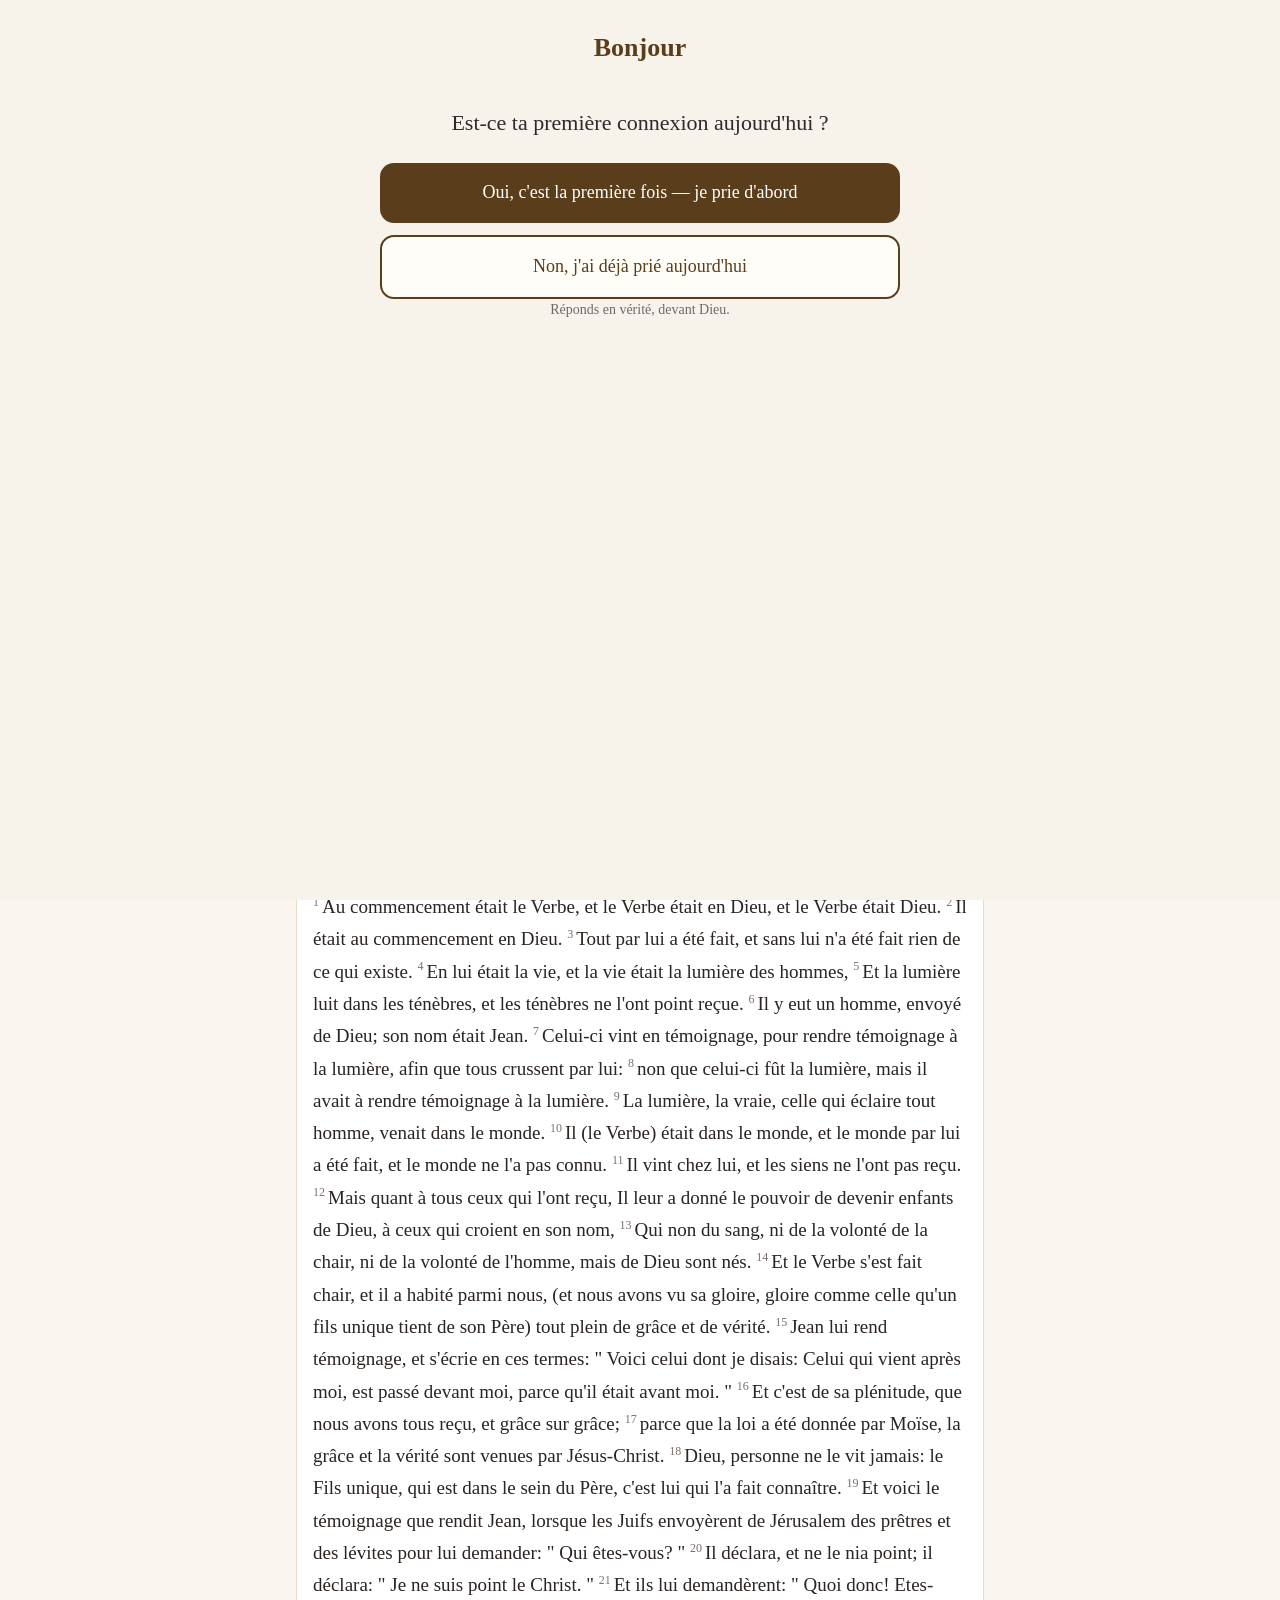
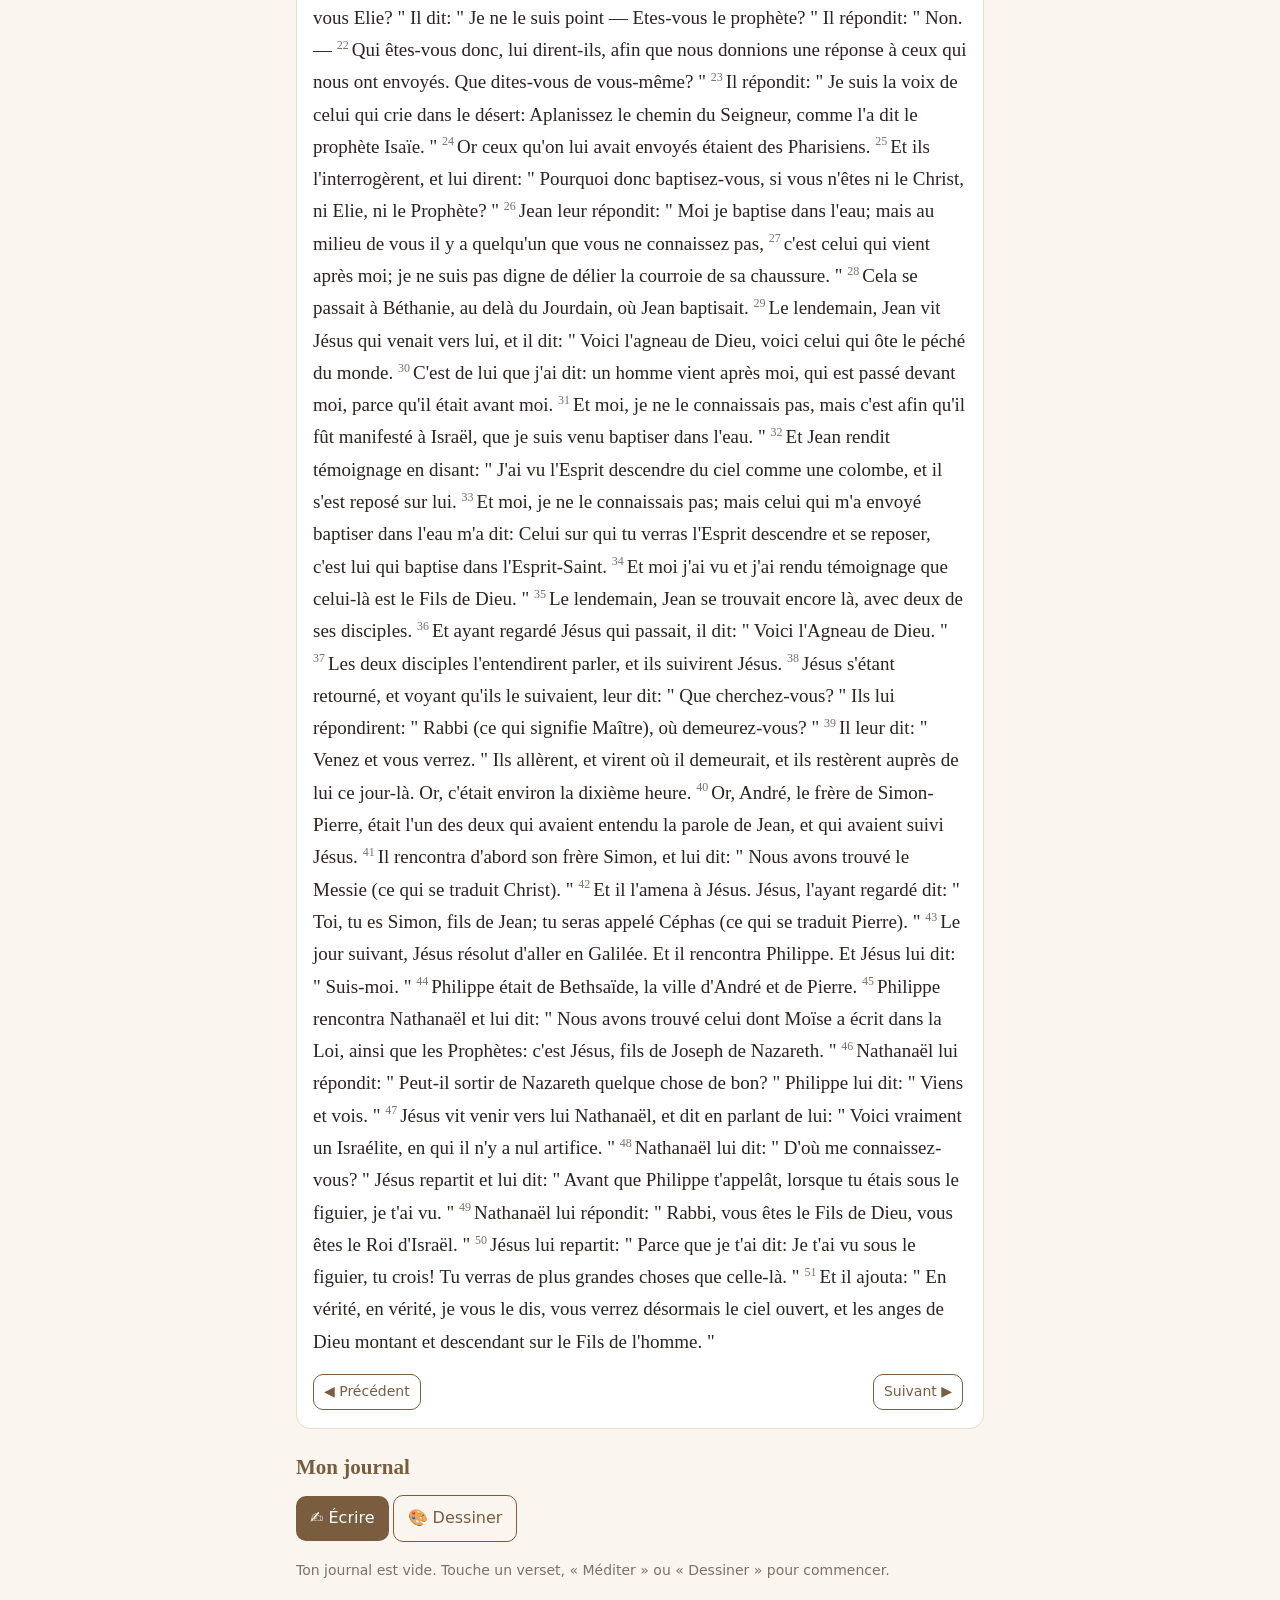
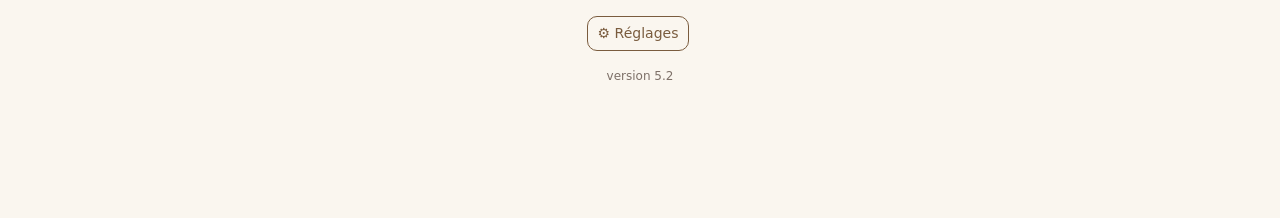
<file: index.html>
<!DOCTYPE html>
<html lang="fr">
<head>
<meta charset="utf-8">
<script>
window.onerror = function (msg, src, ligne, col) {
  var b = document.createElement("div");
  b.style.cssText = "position:fixed;top:0;left:0;right:0;z-index:9999;background:#b00020;color:#fff;padding:12px;font:14px sans-serif";
  b.textContent = "Erreur ligne " + ligne + " (col. " + col + ") : " + msg + "  (touche pour fermer)";
  b.onclick = function () { b.remove(); };
  (document.body || document.documentElement).appendChild(b);
};
window.addEventListener("unhandledrejection", function (e) {
  window.onerror("Erreur : " + (e.reason && e.reason.message ? e.reason.message : e.reason), "", 0, 0);
});
</script>
<meta name="viewport" content="width=device-width, initial-scale=1, viewport-fit=cover">
<meta name="theme-color" content="#7a5c3e">
<meta name="apple-mobile-web-app-capable" content="yes">
<title>Bible journal</title>
<style>
:root{--fond:#faf6ef;--carte:#fff;--texte:#2b2420;--doux:#7d7068;--accent:#7a5c3e;--accent2:#c08d5e;--bord:#e6dccf;--danger:#b3261e}
@media (prefers-color-scheme:dark){:root{--fond:#1c1916;--carte:#27221e;--texte:#eee6dc;--doux:#a89c90;--accent:#d2a679;--accent2:#e0b48a;--bord:#3a332c}}
*{box-sizing:border-box}
body{margin:0;background:var(--fond);color:var(--texte);font:17px/1.55 -apple-system,system-ui,sans-serif;padding-bottom:90px}
.entete{position:sticky;top:0;z-index:10;display:flex;align-items:center;justify-content:space-between;padding:10px 16px;padding-top:max(10px,env(safe-area-inset-top));background:var(--fond);border-bottom:1px solid var(--bord)}
.entete h1{font-size:19px;margin:0;font-family:Georgia,serif;color:var(--accent)}
.sos{background:var(--danger);color:#fff;border:0;border-radius:20px;padding:8px 16px;font-weight:700;font-size:16px}
main{max-width:720px;margin:0 auto;padding:12px 16px}
.onglets{position:fixed;bottom:0;left:0;right:0;display:flex;background:var(--carte);border-top:1px solid var(--bord);padding-bottom:env(safe-area-inset-bottom);z-index:10}
.onglets button{flex:1;background:none;border:0;padding:8px 0 10px;color:var(--doux);font-size:13px;display:flex;flex-direction:column;align-items:center;gap:2px}
.onglets button span{font-size:22px}
.onglets button.actif{color:var(--accent);font-weight:700}
.carte{background:var(--carte);border:1px solid var(--bord);border-radius:14px;padding:14px 16px;margin:12px 0}
h2{font-family:Georgia,serif;font-size:21px;margin:22px 0 8px;color:var(--accent)}
h3{font-size:17px;margin:12px 0 6px}
.doux{color:var(--doux);font-size:14px}
button{font:inherit;cursor:pointer}
.btn{display:inline-block;text-decoration:none;background:var(--accent);color:#fff;border:0;border-radius:10px;padding:10px 14px;margin:4px 4px 4px 0;font-size:16px}
.btn.secondaire{background:transparent;color:var(--accent);border:1px solid var(--accent)}
.btn.danger{background:var(--danger)}
.btn.petit{padding:6px 10px;font-size:14px}
.rangee{display:flex;flex-wrap:wrap;gap:6px;align-items:center}
input,select,textarea{font:inherit;width:100%;padding:10px;border:1px solid var(--bord);border-radius:10px;background:var(--fond);color:var(--texte);margin:4px 0}
select{width:auto;max-width:100%}
textarea{min-height:80px}
label{display:flex;align-items:center}
.puce{border:1px solid var(--bord);background:var(--fond);color:var(--texte);border-radius:20px;padding:6px 12px;font-size:15px}
.puce.choisie{background:var(--accent);color:#fff;border-color:var(--accent)}
.texte-bible{font-family:Georgia,serif;font-size:19px;line-height:1.7}
.lecture-texte{font-family:Georgia,serif}
.verset{border-radius:4px}
.verset sup{color:var(--doux);font-size:12px;margin-right:3px}
.verset.choisi{outline:2px dashed var(--accent)}
.c-jaune{background:#fff2a8}.c-vert{background:#cdeccf}.c-bleu{background:#cfe3f7}.c-rose{background:#f8d3e0}
@media (prefers-color-scheme:dark){.c-jaune{background:#5c5320}.c-vert{background:#2c4d2e}.c-bleu{background:#23405c}.c-rose{background:#5a2c3c}}
.pastille{width:34px;height:34px;border-radius:50%;border:1px solid var(--bord)}
.modale{position:fixed;inset:0;background:rgba(0,0,0,.55);z-index:50;overflow-y:auto;padding:20px 12px}
.boite{background:var(--carte);max-width:600px;margin:0 auto 40px;border-radius:16px;padding:18px;position:relative}
.fermer{position:absolute;top:10px;right:10px}
.grand{font-size:44px;font-weight:700;text-align:center;font-variant-numeric:tabular-nums}
.souffle{width:140px;height:140px;margin:16px auto;border-radius:50%;background:var(--accent2);opacity:.8;transform:scale(.5);transition:transform 4s ease-in-out}
.souffle.inspire{transform:scale(1)}
.barre{height:10px;background:var(--bord);border-radius:5px;overflow:hidden;margin:2px 0 8px}
.barre i{display:block;height:100%;background:var(--accent2)}
.centre{text-align:center}
.couvre-feu{position:fixed;inset:0;z-index:40;background:#14110f;color:#eee;display:flex;flex-direction:column;align-items:center;justify-content:center;padding:30px;text-align:center}
.pied{text-align:center;color:var(--doux);font-size:12px;margin:30px 0}
.perles{display:flex;justify-content:center;gap:6px;flex-wrap:wrap;margin:10px 0}
.perles i{width:18px;height:18px;border-radius:50%;border:2px solid var(--accent)}
.perles i.faite{background:var(--accent)}
.toast{position:fixed;left:50%;bottom:90px;transform:translateX(-50%);background:#333;color:#fff;padding:10px 16px;border-radius:20px;z-index:60;font-size:15px}
details summary{font-weight:600;cursor:pointer}
ul{padding-left:20px}
[hidden]{display:none!important}
</style>
</head>
<body>
<div id="couvre-feu" hidden></div>
<header class="entete">
  <h1>Bible journal</h1>
  <button id="btn-sos" class="sos" type="button">&#x1F198; SOS</button>
</header>
<main>
  <section id="vue-parole"></section>
  <section id="vue-fil" hidden></section>
  <section id="vue-liberte" hidden></section>
  <section id="vue-rituels" hidden></section>
  <div class="pied">
    <button id="btn-reglages" class="btn secondaire petit" type="button">&#x2699;&#xFE0F; R&eacute;glages</button>
    <p>version 5.2</p>
  </div>
</main>
<nav class="onglets">
  <button id="nav-parole" type="button"><span>&#x1F4D6;</span>Parole</button>
  <button id="nav-fil" type="button"><span>&#x1F343;</span>Fil</button>
  <button id="nav-liberte" type="button"><span>&#x1F54A;&#xFE0F;</span>Libert&eacute;</button>
  <button id="nav-rituels" type="button"><span>&#x1F56F;&#xFE0F;</span>Rituels</button>
</nav>
<div id="modale" class="modale" hidden></div>
<script>
"use strict";

/* ---------- Outils ---------- */
const $ = id => document.getElementById(id);
function el(tag, props, ...enfants) {
  const e = document.createElement(tag);
  if (props) {
    for (const k in props) {
      const v = props[k];
      if (v == null) continue;
      if (k === "style") e.style.cssText = v;
      else if (k.startsWith("on")) e.addEventListener(k.slice(2), v);
      else if (k in e) e[k] = v;
      else e.setAttribute(k, v);
    }
  }
  for (const c of enfants.flat(Infinity)) {
    if (c == null || c === false) continue;
    e.append(c instanceof Node ? c : String(c));
  }
  return e;
}
function bouton(texte, action, classes) {
  return el("button", { type: "button", className: "btn " + (classes || ""), onclick: action }, texte);
}
function puce(texte, choisie, action) {
  const b = el("button", { type: "button", className: "puce" + (choisie ? " choisie" : "") }, texte);
  b.onclick = () => { b.classList.toggle("choisie"); if (action) action(b.classList.contains("choisie")); };
  return b;
}
function groupePuces(options, choisies) {
  return el("div", { className: "rangee" }, options.map(o => puce(o, choisies.has(o), on => { if (on) choisies.add(o); else choisies.delete(o); })));
}
function liste(x) { return Array.isArray(x) ? x : (x == null || x === "" ? [] : [x]); }
function toast(msg) {
  const t = el("div", { className: "toast" }, msg);
  document.body.append(t);
  setTimeout(() => t.remove(), 2600);
}
async function copier(txt) {
  try { await navigator.clipboard.writeText(txt); toast("Copi\u00e9 \u2714"); }
  catch (e) { prompt("Copie ce texte :", txt); }
}
async function partager(titre, txt) {
  if (navigator.share) {
    try { await navigator.share({ title: titre, text: txt }); return; }
    catch (e) { if (e && e.name === "AbortError") return; }
  }
  copier(txt);
}
async function hacher(txt) {
  const b = await crypto.subtle.digest("SHA-256", new TextEncoder().encode(String(txt)));
  return Array.from(new Uint8Array(b)).map(x => x.toString(16).padStart(2, "0")).join("");
}
function nettoyerHTML(html) {
  const doc = new DOMParser().parseFromString("<div>" + (html || "") + "</div>", "text/html");
  const sortie = document.createDocumentFragment();
  const OK = ["P", "BR", "EM", "I", "STRONG", "B", "SUP"];
  function copie(n, parent) {
    for (const c of Array.from(n.childNodes)) {
      if (c.nodeType === 3) parent.append(c.textContent);
      else if (c.nodeType === 1) {
        if (OK.includes(c.tagName)) { const e = document.createElement(c.tagName.toLowerCase()); copie(c, e); parent.append(e); }
        else copie(c, parent);
      }
    }
  }
  if (doc.body.firstChild) copie(doc.body.firstChild, sortie);
  return sortie;
}

/* ---------- Dates ---------- */
const JOURS = ["dimanche", "lundi", "mardi", "mercredi", "jeudi", "vendredi", "samedi"];
const MOIS = ["janvier", "f\u00e9vrier", "mars", "avril", "mai", "juin", "juillet", "ao\u00fbt", "septembre", "octobre", "novembre", "d\u00e9cembre"];
function iso(d) {
  d = d || new Date();
  return d.getFullYear() + "-" + String(d.getMonth() + 1).padStart(2, "0") + "-" + String(d.getDate()).padStart(2, "0");
}
function decaler(jour, n) { const [a, m, j] = jour.split("-").map(Number); return iso(new Date(a, m - 1, j + n)); }
function dateLongue(jour) {
  const [a, m, j] = jour.split("-").map(Number);
  const s = JOURS[new Date(a, m - 1, j).getDay()] + " " + j + " " + MOIS[m - 1] + " " + a;
  return s.charAt(0).toUpperCase() + s.slice(1);
}
function joursEntre(debut, fin) { return Math.max(0, Math.floor((fin - debut) / 86400000)); }

/* ---------- Preferences ---------- */
const prefs = { zone: "france", couvreFeu: true, taille: 19 };
try { Object.assign(prefs, JSON.parse(localStorage.getItem("bj-prefs") || "{}")); } catch (e) {}
function sauverPrefs() { try { localStorage.setItem("bj-prefs", JSON.stringify(prefs)); } catch (e) {} }

/* ---------- IndexedDB ---------- */
const NOM_BASE = "bible-journal-52";
let promesseBase = null;
function base() {
  if (!promesseBase) promesseBase = new Promise((ok, ko) => {
    const r = indexedDB.open(NOM_BASE, 1);
    r.onupgradeneeded = () => { if (!r.result.objectStoreNames.contains("kv")) r.result.createObjectStore("kv"); };
    r.onsuccess = () => ok(r.result);
    r.onerror = () => ko(r.error);
  });
  return promesseBase;
}
async function lire(cle) {
  const db = await base();
  return new Promise((ok, ko) => { const r = db.transaction("kv").objectStore("kv").get(cle); r.onsuccess = () => ok(r.result); r.onerror = () => ko(r.error); });
}
async function ecrire(cle, val) {
  const db = await base();
  return new Promise((ok, ko) => { const t = db.transaction("kv", "readwrite"); t.objectStore("kv").put(val, cle); t.oncomplete = () => ok(); t.onerror = () => ko(t.error); });
}
async function chercherAncienJournal() {
  if (!indexedDB.databases) return null;
  let bases = [];
  try { bases = await indexedDB.databases(); } catch (e) { return null; }
  for (const info of bases) {
    if (!info.name || info.name === NOM_BASE) continue;
    try {
      const db = await new Promise((ok, ko) => { const r = indexedDB.open(info.name); r.onsuccess = () => ok(r.result); r.onerror = () => ko(r.error); });
      for (const store of Array.from(db.objectStoreNames)) {
        const val = await new Promise(ok => {
          try { const r = db.transaction(store).objectStore(store).get("journal"); r.onsuccess = () => ok(r.result); r.onerror = () => ok(null); }
          catch (e) { ok(null); }
        });
        if (val && typeof val === "object" && (val.entrees || val.surlignages || val.combat)) { db.close(); return val; }
      }
      db.close();
    } catch (e) {}
  }
  return null;
}

/* ---------- Etat ---------- */
function etatVide() {
  return {
    surlignages: {}, entrees: [],
    combat: { debut: Date.now(), record: 0, chutes: [], tentations: [] },
    rituels: {},
    reglages: { lettre: "", contacts: [{ nom: "", tel: "" }, { nom: "", tel: "" }], pin: "" }
  };
}
function completer(e) {
  const v = etatVide();
  if (!e || typeof e !== "object") return v;
  if (!e.surlignages || typeof e.surlignages !== "object" || Array.isArray(e.surlignages)) e.surlignages = {};
  e.entrees = liste(e.entrees).filter(x => x && typeof x === "object");
  if (!e.combat || typeof e.combat !== "object") e.combat = v.combat;
  const d = new Date(e.combat.debut).getTime();
  e.combat.debut = isNaN(d) ? Date.now() : d;
  e.combat.record = Number(e.combat.record) || 0;
  e.combat.chutes = liste(e.combat.chutes).map(c => c && typeof c === "object" ? c : { quand: new Date(c).getTime() || 0 });
  e.combat.tentations = liste(e.combat.tentations || e.combat.notes).filter(x => x && typeof x === "object");
  for (const t of e.combat.tentations) { const q = new Date(t.quand || t.date || 0).getTime(); t.quand = isNaN(q) ? 0 : q; }
  if (!e.rituels || typeof e.rituels !== "object") e.rituels = {};
  if (!e.reglages || typeof e.reglages !== "object") e.reglages = v.reglages;
  const R = e.reglages;
  if (!R.pin && R.pinHash) R.pin = R.pinHash;
  R.pin = typeof R.pin === "string" ? R.pin : "";
  R.lettre = typeof R.lettre === "string" ? R.lettre : "";
  R.contacts = liste(R.contacts).map(c => c && typeof c === "object"
    ? { nom: String(c.nom || c.name || ""), tel: String(c.tel || c.telephone || c.numero || "") }
    : { nom: "", tel: String(c || "") });
  while (R.contacts.length < 2) R.contacts.push({ nom: "", tel: "" });
  return e;
}
let etat = etatVide();
let minuteurSauvegarde = null;
function sauver() {
  clearTimeout(minuteurSauvegarde);
  minuteurSauvegarde = setTimeout(() => { ecrire("journal", etat).catch(e => toast("Sauvegarde impossible : " + e.message)); }, 300);
}

/* ---------- Prieres ---------- */
const NOTRE_PERE = "Notre P\u00e8re, qui es aux cieux, que ton nom soit sanctifi\u00e9, que ton r\u00e8gne vienne, que ta volont\u00e9 soit faite sur la terre comme au ciel. Donne-nous aujourd'hui notre pain de ce jour. Pardonne-nous nos offenses, comme nous pardonnons aussi \u00e0 ceux qui nous ont offens\u00e9s. Et ne nous laisse pas entrer en tentation, mais d\u00e9livre-nous du Mal. Amen.";
const AVE = "Je vous salue, Marie, pleine de gr\u00e2ce ; le Seigneur est avec vous. Vous \u00eates b\u00e9nie entre toutes les femmes, et J\u00e9sus, le fruit de vos entrailles, est b\u00e9ni. Sainte Marie, M\u00e8re de Dieu, priez pour nous, pauvres p\u00e9cheurs, maintenant et \u00e0 l'heure de notre mort. Amen.";
const GLOIRE = "Gloire au P\u00e8re, et au Fils, et au Saint-Esprit, comme il \u00e9tait au commencement, maintenant et toujours, et dans les si\u00e8cles des si\u00e8cles. Amen.";
const SAINT_MICHEL = "Saint Michel Archange, d\u00e9fendez-nous dans le combat ; soyez notre secours contre la malice et les emb\u00fbches du d\u00e9mon. Que Dieu lui commande, nous vous en supplions ; et vous, Prince de la milice c\u00e9leste, par la force divine, repoussez en enfer Satan et les autres esprits mauvais qui r\u00f4dent dans le monde pour la perte des \u00e2mes. Amen.";
const ACTE_CONTRITION = "Mon Dieu, j'ai un tr\u00e8s grand regret de vous avoir offens\u00e9, parce que vous \u00eates infiniment bon, infiniment aimable, et que le p\u00e9ch\u00e9 vous d\u00e9pla\u00eet. Je prends la ferme r\u00e9solution, avec le secours de votre sainte gr\u00e2ce, de ne plus vous offenser et de faire p\u00e9nitence. Amen.";
const OFFRANDE = "C\u0153ur divin de J\u00e9sus, je vous offre, par le C\u0153ur immacul\u00e9 de Marie, les pri\u00e8res, les \u0153uvres et les souffrances de cette journ\u00e9e, en r\u00e9paration de nos offenses et \u00e0 toutes les intentions pour lesquelles vous vous immolez continuellement sur l'autel. Je vous les offre en particulier pour les intentions du Saint-P\u00e8re. Amen.";

/* ---------- Livres : [nom, abreviations, noms anglais] ---------- */
const LIVRES = [
  ["Gen\u00e8se", "gn,gen", "genesis"], ["Exode", "ex,exo", "exodus"], ["L\u00e9vitique", "lv,lev", "leviticus"],
  ["Nombres", "nb,nom", "numbers"], ["Deut\u00e9ronome", "dt,deut", "deuteronomy"], ["Josu\u00e9", "jos", "joshua"],
  ["Juges", "jg,jug", "judges"], ["Ruth", "rt,ru", "ruth"], ["1 Samuel", "1s,1sam", "1samuel"],
  ["2 Samuel", "2s,2sam", "2samuel"], ["1 Rois", "1r,1ro", "1kings"], ["2 Rois", "2r,2ro", "2kings"],
  ["1 Chroniques", "1ch,1chr", "1chronicles"], ["2 Chroniques", "2ch,2chr", "2chronicles"], ["Esdras", "esd", "ezra"],
  ["N\u00e9h\u00e9mie", "ne,neh", "nehemiah"], ["Tobie", "tb,tob", "tobit,tobias"], ["Judith", "jdt", "judith"],
  ["Esther", "est", "esther"], ["1 Maccab\u00e9es", "1m,1mac", "1maccabees"], ["2 Maccab\u00e9es", "2m,2mac", "2maccabees"],
  ["Job", "jb", "job"], ["Psaumes", "ps", "psalms,psalm"], ["Proverbes", "pr,prov", "proverbs"],
  ["Eccl\u00e9siaste", "qo,qoh,ecc,qohelet", "ecclesiastes"], ["Cantique des cantiques", "ct,cant,cantique", "songofsolomon,songofsongs,canticles"],
  ["Sagesse", "sg,sag", "wisdom,wisdomofsolomon"], ["Eccl\u00e9siastique", "si,sir,siracide", "sirach,ecclesiasticus"],
  ["Isa\u00efe", "is", "isaiah"], ["J\u00e9r\u00e9mie", "jr,jer", "jeremiah"], ["Lamentations", "lm,lam", "lamentations"],
  ["Baruch", "ba,bar", "baruch"], ["\u00c9z\u00e9chiel", "ez,ezk", "ezekiel"], ["Daniel", "dn,dan", "daniel"],
  ["Os\u00e9e", "os", "hosea"], ["Jo\u00ebl", "jl", "joel"], ["Amos", "am", "amos"], ["Abdias", "ab,abd", "obadiah"],
  ["Jonas", "jon", "jonah"], ["Mich\u00e9e", "mi", "micah"], ["Nahum", "na", "nahum"], ["Habacuc", "ha,hab", "habakkuk"],
  ["Sophonie", "so,soph", "zephaniah"], ["Agg\u00e9e", "ag", "haggai"], ["Zacharie", "za,zac", "zechariah"],
  ["Malachie", "ml,mal", "malachi"], ["Matthieu", "mt", "matthew"], ["Marc", "mc", "mark"], ["Luc", "lc", "luke"],
  ["Jean", "jn", "john"], ["Actes des Ap\u00f4tres", "ac,act,actes", "acts,actsoftheapostles"], ["Romains", "rm,rom", "romans"],
  ["1 Corinthiens", "1co,1cor", "1corinthians"], ["2 Corinthiens", "2co,2cor", "2corinthians"], ["Galates", "ga,gal", "galatians"],
  ["\u00c9ph\u00e9siens", "ep,eph", "ephesians"], ["Philippiens", "ph,phil", "philippians"], ["Colossiens", "col", "colossians"],
  ["1 Thessaloniciens", "1th", "1thessalonians"], ["2 Thessaloniciens", "2th", "2thessalonians"],
  ["1 Timoth\u00e9e", "1tm,1tim", "1timothy"], ["2 Timoth\u00e9e", "2tm,2tim", "2timothy"], ["Tite", "tt,tit", "titus"],
  ["Phil\u00e9mon", "phm", "philemon"], ["H\u00e9breux", "he,heb", "hebrews"], ["Jacques", "jc,jac", "james"],
  ["1 Pierre", "1p,1pi", "1peter"], ["2 Pierre", "2p,2pi", "2peter"], ["1 Jean", "1jn", "1john"],
  ["2 Jean", "2jn", "2john"], ["3 Jean", "3jn", "3john"], ["Jude", "jude", "jude"],
  ["Apocalypse", "ap,apoc", "revelation,revelationofjohn"]
];
function cleNom(s) {
  return String(s || "").normalize("NFD").replace(/[\u0300-\u036f]/g, "").toLowerCase().trim()
    .replace(/^(iii|ii|i)\s+/, m => ({ iii: "3", ii: "2", i: "1" })[m.trim()])
    .replace(/[^a-z0-9]/g, "");
}
const INDEX_LIVRES = {};
LIVRES.forEach((l, i) => {
  [l[0]].concat(l[1].split(","), l[2].split(",")).forEach(k => { if (k) INDEX_LIVRES[cleNom(k)] = i; });
});
const VERSETS_FORCE = ["1 Corinthiens|10|13", "Philippiens|4|13", "Romains|8|1", "2 Corinthiens|12|9", "Hebreux|4|15",
  "Hebreux|4|16", "Jacques|4|7", "Galates|5|1", "Jean|8|36", "1 Jean|1|9", "Romains|12|21", "Matthieu|11|28",
  "Isaie|41|10", "Jean|16|33", "1 Pierre|5|7", "Romains|5|20", "Matthieu|5|8", "Ezechiel|36|26", "2 Timothee|1|7",
  "Jacques|1|12", "Romains|8|28", "Luc|15|20", "Jean|15|5", "Matthieu|26|41", "1 Thessaloniciens|4|3"];

/* ---------- Bible Crampon ---------- */
let BIBLE = null;
let promesseBible = null;
const SOURCES_BIBLE = [
  "crampon.json",
  "https://raw.githubusercontent.com/scrollmapper/bible_databases/master/formats/json/FreCrampon.json",
  "https://cdn.jsdelivr.net/gh/scrollmapper/bible_databases@master/formats/json/FreCrampon.json",
  "https://raw.githubusercontent.com/scrollmapper/bible_databases/master/json/FreCrampon.json"
];
function analyserBible(json) {
  const bruts = Array.isArray(json) ? json : (json.books || json.Books || []);
  const livres = [];
  for (const b of bruts) {
    if (!b) continue;
    const nomBrut = String(b.name || b.book || b.title || b.abbrev || "");
    const idx = INDEX_LIVRES[cleNom(nomBrut)];
    const chapitres = liste(b.chapters).map((c, ci) => {
      if (Array.isArray(c)) return { n: ci + 1, versets: c.map((t, vi) => [vi + 1, String(t).trim()]) };
      return { n: Number(c.chapter || c.number || ci + 1), versets: liste(c.verses).map((v, vi) => typeof v === "string" ? [vi + 1, v.trim()] : [Number(v.verse || v.number || vi + 1), String(v.text || "").trim()]) };
    }).filter(c => c.versets.length);
    if (chapitres.length) livres.push({ idx: idx == null ? 999 : idx, nom: idx == null ? nomBrut : LIVRES[idx][0], chapitres });
  }
  livres.sort((a, b) => a.idx - b.idx);
  return { livres };
}
async function telechargerBible() {
  try { const c = await lire("bible-crampon"); if (c && c.livres && c.livres.length) { BIBLE = c; return c; } } catch (e) {}
  let pb = "";
  for (const url of SOURCES_BIBLE) {
    try {
      const r = await fetch(url);
      if (!r.ok) { pb = "erreur " + r.status; continue; }
      const b = analyserBible(await r.json());
      if (!b.livres.length) { pb = "fichier vide"; continue; }
      BIBLE = b;
      ecrire("bible-crampon", b).catch(() => {});
      return b;
    } catch (e) { pb = e.message; }
  }
  throw new Error(pb || "aucune source");
}
function chargerBible() {
  if (BIBLE) return Promise.resolve(BIBLE);
  if (!promesseBible) promesseBible = telechargerBible().catch(e => { promesseBible = null; throw e; });
  return promesseBible;
}
function trouverLivre(nom) {
  if (!BIBLE) return null;
  const c = cleNom(nom);
  const i = INDEX_LIVRES[c];
  if (i != null) { const l = BIBLE.livres.find(x => x.idx === i); if (l) return l; }
  return BIBLE.livres.find(x => cleNom(x.nom) === c) || null;
}
function chapitre(livre, n) { return livre.chapitres.find(c => c.n === n) || null; }
function texteVerset(nom, c, v) {
  const l = trouverLivre(nom);
  const ch = l && chapitre(l, c);
  const x = ch && ch.versets.find(y => y[0] === v);
  return x ? x[1] : null;
}
function versetHasard() {
  if (!BIBLE) return null;
  for (let i = 0; i < 12; i++) {
    const [l, c, v] = VERSETS_FORCE[Math.floor(Math.random() * VERSETS_FORCE.length)].split("|");
    const t = texteVerset(l, Number(c), Number(v));
    if (t) return { livre: trouverLivre(l).nom, c: Number(c), v: Number(v), texte: t };
  }
  return null;
}
function analyserRef(ref) {
  const s = String(ref || "").replace(/\u00a0/g, " ").replace(/^\s*cf\.?\s*/i, "").trim();
  const m = s.match(/^((?:[1-3]\s*)?[A-Za-z\u00c0-\u00ff][A-Za-z\u00c0-\u00ff'\s]*?)\.?\s*(\d+)\s*(?:$(\d+)$)?\s*(?:[,.:]\s*(\d+))?/);
  if (!m) return null;
  return { livre: m[1].trim(), chapitres: m[3] ? [Number(m[3]), Number(m[2])] : [Number(m[2])], verset: m[4] ? Number(m[4]) : 0 };
}

/* ---------- Lecteur biblique ---------- */
const lecteur = { nom: "", chap: 1, cible: 0 };
if (prefs.lecteur && typeof prefs.lecteur === "object") { lecteur.nom = String(prefs.lecteur.nom || ""); lecteur.chap = Number(prefs.lecteur.chap) || 1; }
function sauverLecteur() { prefs.lecteur = { nom: lecteur.nom, chap: lecteur.chap }; sauverPrefs(); }
function changerTaille(d) { prefs.taille = Math.min(28, Math.max(14, (Number(prefs.taille) || 19) + d)); sauverPrefs(); rendreLecteur(); }
async function allerA(ref) {
  const r = analyserRef(ref);
  if (!r) return "r\u00e9f\u00e9rence illisible";
  try { await chargerBible(); } catch (e) { return "Bible pas encore charg\u00e9e"; }
  const livre = trouverLivre(r.livre);
  if (!livre) return "livre introuvable : " + r.livre;
  for (const c of r.chapitres) {
    if (chapitre(livre, c)) {
      lecteur.nom = livre.nom; lecteur.chap = c; lecteur.cible = r.verset || -1;
      sauverLecteur(); rendreLecteur();
      return "";
    }
  }
  return "chapitre introuvable";
}
function rendreLecteur() {
  const zone = $("p-lecteur");
  if (!zone) return;
  if (!BIBLE) {
    zone.replaceChildren(el("p", { className: "doux" }, "Chargement de la Bible Crampon\u2026 (la premi\u00e8re fois, cela peut prendre une minute)"));
    chargerBible().then(() => rendreLecteur()).catch(e => zone.replaceChildren(
      el("p", { className: "doux" }, "Impossible de charger la Bible : " + e.message),
      bouton("R\u00e9essayer", rendreLecteur, "petit")));
    return;
  }
  const livre = trouverLivre(lecteur.nom) || trouverLivre("Jean") || BIBLE.livres[0];
  const ch = chapitre(livre, lecteur.chap) || livre.chapitres[0];
  lecteur.nom = livre.nom; lecteur.chap = ch.n;
  const iLivre = BIBLE.livres.indexOf(livre);
  const iChap = livre.chapitres.indexOf(ch);
  function aller(li, ci) {
    const l = BIBLE.livres[li]; if (!l) return;
    const c = l.chapitres[ci < 0 ? l.chapitres.length - 1 : ci]; if (!c) return;
    lecteur.nom = l.nom; lecteur.chap = c.n; lecteur.cible = -1;
    sauverLecteur(); rendreLecteur();
  }
  const prec = () => { if (iChap > 0) aller(iLivre, iChap - 1); else aller(iLivre - 1, -1); };
  const suiv = () => { if (iChap < livre.chapitres.length - 1) aller(iLivre, iChap + 1); else aller(iLivre + 1, 0); };
  const selLivre = el("select", null, BIBLE.livres.map((l, i) => el("option", { value: String(i) }, l.nom)));
  selLivre.value = String(iLivre);
  selLivre.onchange = () => aller(Number(selLivre.value), 0);
  const selChap = el("select", null, livre.chapitres.map((c, i) => el("option", { value: String(i) }, String(c.n))));
  selChap.value = String(iChap);
  selChap.onchange = () => aller(iLivre, Number(selChap.value));
  const texte = el("div", { className: "texte-bible", style: "font-size:" + (Number(prefs.taille) || 19) + "px" });
  for (const [n, t] of ch.versets) {
    const coul = etat.surlignages[livre.nom + "|" + ch.n + "|" + n];
    texte.append(el("span", { className: "verset" + (coul ? " c-" + coul : ""), id: "v-" + n, onclick: () => menuVerset(livre.nom, ch.n, n, t) }, el("sup", null, String(n)), t), " ");
  }
  zone.replaceChildren(
    el("div", { className: "rangee" }, selLivre, selChap, bouton("A\u2212", () => changerTaille(-1), "petit secondaire"), bouton("A+", () => changerTaille(1), "petit secondaire")),
    el("h3", null, livre.nom + " " + ch.n),
    texte,
    el("div", { className: "rangee", style: "justify-content:space-between;margin-top:12px" },
      bouton("\u25C0 Pr\u00e9c\u00e9dent", prec, "petit secondaire"), bouton("Suivant \u25B6", suiv, "petit secondaire")));
  if (lecteur.cible) {
    const versetCible = lecteur.cible > 0 ? $("v-" + lecteur.cible) : null;
    const cible = versetCible || zone;
    if (versetCible) versetCible.classList.add("choisi");
    lecteur.cible = 0;
    setTimeout(() => cible.scrollIntoView({ behavior: "smooth", block: versetCible ? "center" : "start" }), 60);
  }
}
function menuVerset(nomLivre, c, v, t) {
  const ref = nomLivre + " " + c + ", " + v;
  const cle = nomLivre + "|" + c + "|" + v;
  const majCouleur = co => { if (co) etat.surlignages[cle] = co; else delete etat.surlignages[cle]; sauver(); fermerModale(); rendreLecteur(); };
  ouvrirModale(
    el("h3", null, ref),
    el("p", { className: "texte-bible" }, t),
    el("p", { className: "doux" }, "Surligner :"),
    el("div", { className: "rangee" },
      ["jaune", "vert", "bleu", "rose"].map(co => el("button", { type: "button", className: "pastille c-" + co, "aria-label": co, onclick: () => majCouleur(co) })),
      bouton("Effacer", () => majCouleur(null), "petit secondaire")),
    el("div", { className: "rangee" },
      bouton("\u270D\uFE0F \u00c9crire une note", () => ecrireEntree({ ref, verset: t })),
      bouton("Copier", () => copier(t + " (" + ref + ")"), "secondaire")));
}

/* ---------- Lectures AELF ---------- */
let jourAffiche = iso();
const TYPES_LECTURE = { lecture_1: "Premi\u00e8re lecture", lecture_2: "Deuxi\u00e8me lecture", lecture_3: "Troisi\u00e8me lecture", psaume: "Psaume", cantique: "Cantique", sequence: "S\u00e9quence", epitre: "\u00c9p\u00eetre", evangile: "\u00c9vangile" };
function depot() {
  const h = location.hostname;
  if (!h.endsWith(".github.io")) return null;
  const p = location.pathname.split("/").filter(Boolean);
  return { user: h.replace(".github.io", ""), repo: p[0] || h };
}
async function aelf(type, date, zone) {
  const nom = "aelf/" + type + "-" + date + "-" + zone + ".json";
  const d = depot();
  const urls = [nom];
  if (d) {
    urls.push("https://raw.githubusercontent.com/" + d.user + "/" + d.repo + "/main/" + nom);
    urls.push("https://raw.githubusercontent.com/" + d.user + "/" + d.repo + "/master/" + nom);
    urls.push("https://cdn.jsdelivr.net/gh/" + d.user + "/" + d.repo + "@main/" + nom);
  }
  urls.push("https://api.aelf.org/v1/" + type + "/" + date + "/" + zone);
  for (const u of urls) {
    try { const r = await fetch(u); if (r.ok) return await r.json(); } catch (e) {}
  }
  throw new Error("lectures indisponibles");
}
function carteLecture(l) {
  const titre = TYPES_LECTURE[l.type] || String(l.type || "Lecture").replace(/_/g, " ");
  const details = el("div", { className: "lecture-texte", hidden: true });
  if (l.intro_lue) details.append(el("p", null, el("em", null, nettoyerHTML(l.intro_lue))));
  if (l.refrain_psalmique) details.append(el("p", null, el("strong", null, nettoyerHTML(l.refrain_psalmique))));
  details.append(nettoyerHTML(l.contenu));
  const msg = el("span", { className: "doux" });
  const btnLire = bouton("Lire", () => { details.hidden = !details.hidden; btnLire.textContent = details.hidden ? "Lire" : "Masquer"; }, "petit secondaire");
  return el("div", { className: "carte" },
    el("h3", null, titre + (l.ref ? " \u2014 " + l.ref : "")),
    l.titre ? el("p", { className: "doux" }, nettoyerHTML(l.titre)) : null,
    el("div", { className: "rangee" },
      btnLire,
      l.ref ? bouton("Ouvre ta Bible \u00e0 ce passage", async () => { msg.textContent = "\u2026"; const pb = await allerA(l.ref); msg.textContent = pb ? "(" + pb + ")" : ""; }, "petit") : null,
      bouton("M\u00e9diter", () => ecrireEntree({ ref: l.ref || titre }), "petit secondaire"),
      msg),
    details);
}
async function rendreLectures() {
  const boite = $("p-lectures");
  const date = jourAffiche;
  boite.replaceChildren(el("p", { className: "doux" }, "Chargement des lectures\u2026"));
  try {
    const info = await aelf("informations", date, prefs.zone).catch(() => null);
    if (date !== jourAffiche) return;
    const i = info && (info.informations || info);
    $("p-liturgie").textContent = i ? [i.jour_liturgique_nom || i.ligne1 || "", i.fete && i.fete !== i.jour_liturgique_nom ? i.fete : "", i.couleur ? "(" + i.couleur + ")" : ""].filter(Boolean).join(" \u2014 ") : "";
    const m = await aelf("messes", date, prefs.zone);
    if (date !== jourAffiche) return;
    const messes = liste(m.messes);
    if (!messes.length) throw new Error("aucune messe");
    const zoneMesse = el("div");
    const montrer = n => zoneMesse.replaceChildren(...liste(messes[n].lectures).map(carteLecture));
    const choix = messes.length > 1 ? el("div", { className: "rangee" }, messes.map((ms, n) => bouton(ms.nom || ("Messe " + (n + 1)), () => montrer(n), "petit secondaire"))) : null;
    boite.replaceChildren(...[choix, zoneMesse].filter(Boolean));
    montrer(0);
  } catch (e) {
    boite.replaceChildren(el("p", { className: "doux" }, "Lectures indisponibles (" + e.message + "). V\u00e9rifie ta connexion."));
  }
}

/* ---------- Journal ---------- */
function ecrireEntree(opt) {
  opt = opt || {};
  const zone = el("textarea", { placeholder: "Qu'est-ce que le Seigneur te dit \u00e0 travers ce passage ?", style: "min-height:140px" });
  ouvrirModale(
    el("h3", null, opt.ref ? "M\u00e9ditation \u2014 " + opt.ref : "Mon journal"),
    opt.verset ? el("p", { className: "texte-bible doux" }, opt.verset) : null,
    el("p", { className: "doux" }, "Pistes : Qu'est-ce qui me touche ? Qu'est-ce que Dieu me demande ? Quelle gr\u00e2ce je demande ?"),
    zone,
    bouton("Enregistrer", () => {
      const txt = zone.value.trim();
      if (!txt) return;
      etat.entrees.unshift({ id: Date.now(), date: Date.now(), ref: opt.ref || "", verset: opt.verset || "", texte: txt });
      sauver(); fermerModale(); toast("Enregistr\u00e9 \u{1F64F}"); rendreJournal();
    }));
  setTimeout(() => zone.focus(), 150);
}
function rendreJournal() {
  const z = $("p-journal");
  if (!z) return;
  const ents = etat.entrees.slice(0, 30);
  if (!ents.length) { z.replaceChildren(el("p", { className: "doux" }, "Ton journal est vide. Touche un verset ou \u00ab M\u00e9diter \u00bb sous une lecture pour commencer.")); return; }
  z.replaceChildren(...ents.map(e => el("div", { className: "carte" },
    el("p", { className: "doux" }, new Date(e.date || e.quand || 0).toLocaleDateString("fr-FR", { weekday: "long", day: "numeric", month: "long" }) + (e.ref ? " \u00b7 " + e.ref : "")),
    e.verset ? el("p", { className: "texte-bible doux", style: "font-size:16px" }, e.verset) : null,
    el("p", { style: "white-space:pre-wrap" }, String(e.texte || e.text || "")),
    bouton("Supprimer", () => { if (confirm("Supprimer cette note ?")) { etat.entrees.splice(etat.entrees.indexOf(e), 1); sauver(); rendreJournal(); } }, "petit secondaire"))));
}

/* ---------- Onglet Parole ---------- */
function construireParole() {
  $("vue-parole").replaceChildren(
    el("div", { className: "carte centre" },
      el("div", { className: "rangee", style: "justify-content:space-between" },
        bouton("\u25C0", () => changerJour(-1), "petit secondaire"), el("strong", { id: "p-date" }), bouton("\u25B6", () => changerJour(1), "petit secondaire")),
      el("div", { id: "p-liturgie", className: "doux" }),
      el("div", { id: "p-intention", className: "doux" })),
    el("h2", null, "Lectures du jour"),
    el("div", { id: "p-lectures" }),
    el("h2", null, "La Bible (Crampon 1923)"),
    el("div", { id: "p-lecteur", className: "carte" }),
    el("h2", null, "Mon journal"),
    bouton("\u270D\uFE0F \u00c9crire", () => ecrireEntree({})),
    el("div", { id: "p-journal" }));
}
function changerJour(d) { jourAffiche = decaler(jourAffiche, d); $("p-date").textContent = dateLongue(jourAffiche); $("p-liturgie").textContent = ""; rendreLectures(); }
function rendreParole() {
  $("p-date").textContent = dateLongue(jourAffiche);
  const r = etat.rituels[iso()];
  $("p-intention").textContent = r && r.offrande ? "\u{1F64F} Intention du jour : " + r.offrande : "";
  rendreLectures(); rendreLecteur(); rendreJournal();
}

/* ---------- SOS ---------- */
function ouvrirSOS() {
  const fin = Date.now() + 15 * 60000;
  const chrono = el("div", { className: "grand" }, "15:00");
  const cercle = el("div", { className: "souffle" });
  const consigne = el("p", { className: "centre" }, "Inspire\u2026");
  const PHASES = [["Inspire\u2026 J\u00e9sus,", 4, true], ["Retiens\u2026", 4, true], ["Expire\u2026 aie piti\u00e9 de moi.", 6, false]];
  let phase = 0, reste = 0;
  function tic() {
    const ms = Math.max(0, fin - Date.now());
    chrono.textContent = Math.floor(ms / 60000) + ":" + String(Math.floor(ms % 60000 / 1000)).padStart(2, "0");
    if (ms === 0) { consigne.textContent = "Tu as tenu 15 minutes. La vague est pass\u00e9e : rends gr\u00e2ce !"; cercle.classList.remove("inspire"); return; }
    if (reste <= 0) {
      const p = PHASES[phase];
      consigne.textContent = p[0];
      cercle.style.transitionDuration = p[1] + "s";
      cercle.classList.toggle("inspire", p[2]);
      reste = p[1];
      phase = (phase + 1) % PHASES.length;
    }
    reste--;
  }
  const R = etat.reglages;
  const verset = versetHasard();
  const sep = /iPhone|iPad|iPod/.test(navigator.userAgent) ? "&body=" : "?body=";
  const message = encodeURIComponent("Je traverse un moment difficile. Tu peux prier pour moi ?");
  const contacts = liste(R.contacts).filter(c => c && c.tel).map(c => el("div", { className: "rangee" },
    el("a", { className: "btn", href: "tel:" + c.tel }, "\u{1F4DE} " + (c.nom || c.tel)),
    el("a", { className: "btn secondaire", href: "sms:" + c.tel + sep + message }, "\u{1F4AC} SMS")));
  const actions = ["Pose ton t\u00e9l\u00e9phone dans une autre pi\u00e8ce", "Sors marcher 10 minutes", "Bois un grand verre d'eau",
    "Fais 20 pompes ou 30 squats", "Prends une douche fra\u00eeche", "Va l\u00e0 o\u00f9 il y a du monde", "Allume la lumi\u00e8re, ouvre une fen\u00eatre"];
  ouvrirModale(
    el("h2", null, "Tu n'es pas seul"),
    el("p", null, "Une tentation monte, culmine puis redescend. Tiens 15 minutes avec J\u00e9sus : la vague va passer."),
    chrono, cercle, consigne,
    el("details", { className: "carte" }, el("summary", null, "\u{1F64F} Prier"),
      el("p", null, el("strong", null, "J\u00e9sus, Fils de David, aie piti\u00e9 de moi, p\u00e9cheur.")),
      el("p", { className: "lecture-texte" }, AVE),
      el("p", { className: "lecture-texte" }, SAINT_MICHEL)),
    verset
      ? el("div", { className: "carte" }, el("p", { className: "texte-bible" }, verset.texte), el("p", { className: "doux" }, "\u2014 " + verset.livre + " " + verset.c + ", " + verset.v))
      : el("div", { className: "carte" }, el("p", { className: "texte-bible" }, "Dieu est fid\u00e8le : il ne permettra pas que tu sois tent\u00e9 au-del\u00e0 de tes forces."), el("p", { className: "doux" }, "\u2014 d'apr\u00e8s 1 Corinthiens 10, 13")),
    el("details", { className: "carte" }, el("summary", null, "\u{1F3C3} Agir maintenant"), el("ul", null, actions.map(a => el("li", null, a)))),
    R.lettre ? el("details", { className: "carte", open: true }, el("summary", null, "\u{1F48C} Ta lettre"), el("p", { style: "white-space:pre-wrap" }, R.lettre)) : null,
    contacts.length
      ? el("div", { className: "carte" }, el("h3", null, "Appelle quelqu'un"), contacts)
      : el("p", { className: "doux" }, "Astuce : ajoute 2 contacts de confiance dans l'onglet Libert\u00e9."),
    el("div", { className: "rangee" },
      bouton("\u{1F64C} J'ai tenu !", () => noterTentation({ issue: "tenu" })),
      bouton("Je suis tomb\u00e9", () => pageChute(false), "secondaire")));
  setTimeout(tic, 60);
  const minuteur = setInterval(tic, 1000);
  nettoyageModale = () => clearInterval(minuteur);
}

/* ---------- Liberte ---------- */
const ETAPES = [
  [1, "Saint Augustin", "Il a lutt\u00e9 des ann\u00e9es avant de se donner \u00e0 Dieu. Un premier jour, c'est d\u00e9j\u00e0 une victoire."],
  [3, "Sainte Marie-Madeleine", "Relev\u00e9e par J\u00e9sus, elle est devenue le premier t\u00e9moin de la R\u00e9surrection."],
  [7, "Saint Pierre", "Il est tomb\u00e9, il a pleur\u00e9, et J\u00e9sus lui a confi\u00e9 son \u00c9glise."],
  [14, "Sainte Marie l'\u00c9gyptienne", "Apr\u00e8s une vie de d\u00e9sordre, elle a trouv\u00e9 la paix au d\u00e9sert, port\u00e9e par Marie."],
  [30, "Saint Fran\u00e7ois d'Assise", "Il a choisi la libert\u00e9 des enfants de Dieu plut\u00f4t que les plaisirs de sa jeunesse."],
  [60, "Saint Beno\u00eet", "Selon la tradition, il s'est jet\u00e9 dans les ronces pour vaincre une tentation."],
  [90, "Saint Charles de Foucauld", "Longtemps loin de Dieu, il a fini par tout lui donner."],
  [180, "Saint Jean-Paul II", "Il a enseign\u00e9 la beaut\u00e9 de l'amour vrai dans la th\u00e9ologie du corps."],
  [365, "Saint Joseph", "Chaste \u00e9poux de Marie, gardien du R\u00e9dempteur. Un an : rends gr\u00e2ce !"]
];

const EMOTIONS = ["Solitude", "Fatigue", "Stress", "Ennui", "Tristesse", "Col\u00e8re", "Anxi\u00e9t\u00e9", "Rejet", "Excitation"];
const LIEUX = ["Lit", "Chambre", "Salle de bain", "Canap\u00e9", "Bureau", "Transports", "Dehors"];
const DECLENCHEURS = ["T\u00e9l\u00e9phone au lit", "R\u00e9seaux sociaux", "Insomnie", "Seul \u00e0 la maison", "Conflit", "Alcool", "\u00c9chec", "Image vue par hasard", "Film / s\u00e9rie"];
const CONSEILS = {
  "T\u00e9l\u00e9phone au lit": "Recharge ton t\u00e9l\u00e9phone hors de ta chambre et active le couvre-feu.",
  "R\u00e9seaux sociaux": "Limite les applis qui te font d\u00e9filer sans fin, surtout le soir.",
  "Insomnie": "Si tu ne dors pas, l\u00e8ve-toi, lis un psaume ou prie une dizaine, sans \u00e9cran.",
  "Seul \u00e0 la maison": "Pr\u00e9vois une activit\u00e9 ou un appel quand tu sais que tu seras seul.",
  "Solitude": "La solitude est un appel \u00e0 la relation : appelle un ami, rejoins un groupe de ta paroisse.",
  "Fatigue": "Fatigu\u00e9, on est plus vuln\u00e9rable : couche-toi plus t\u00f4t.",
  "Stress": "Le stress cherche une soupape : sport, marche, pri\u00e8re. Choisis-en une \u00e0 l'avance.",
  "Ennui": "L'ennui ouvre la porte : pr\u00e9pare une liste de choses \u00e0 faire quand il arrive."
};
function noterTentation(opt) {
  opt = opt || {};
  const emo = new Set(), lieux = new Set(), decl = new Set();
  let issue = opt.issue || "tenu";
  const intens = el("input", { type: "range", min: 1, max: 5, value: 3 });
  const note = el("textarea", { placeholder: "Ce qui s'est pass\u00e9, ce que j'ai ressenti\u2026 (facultatif)" });
  const choixIssue = el("div", { className: "rangee" });
  function majIssue() {
    choixIssue.replaceChildren(
      el("button", { type: "button", className: "puce" + (issue === "tenu" ? " choisie" : ""), onclick: () => { issue = "tenu"; majIssue(); } }, "J'ai tenu"),
      el("button", { type: "button", className: "puce" + (issue === "tombe" ? " choisie" : ""), onclick: () => { issue = "tombe"; majIssue(); } }, "Je suis tomb\u00e9"));
  }
  majIssue();
  ouvrirModale(
    el("h3", null, "Noter une tentation"),
    el("p", { className: "doux" }, "Sans te juger : c'est pour mieux te conna\u00eetre."),
    el("p", null, "Intensit\u00e9 (1 \u00e0 5)"), intens,
    el("p", null, "Ce que je ressentais"), groupePuces(EMOTIONS, emo),
    el("p", null, "O\u00f9 j'\u00e9tais"), groupePuces(LIEUX, lieux),
    el("p", null, "Ce qui a d\u00e9clench\u00e9"), groupePuces(DECLENCHEURS, decl),
    el("p", null, "Issue"), choixIssue,
    note,
    bouton("Enregistrer", () => {
      etat.combat.tentations.unshift({ quand: Date.now(), intensite: Number(intens.value), emotions: [...emo], lieux: [...lieux], declencheurs: [...decl], issue, note: note.value.trim() });
      sauver(); fermerModale();
      if (issue === "tombe") pageChute(true);
      else { toast("Bravo ! Rends gr\u00e2ce \u00e0 Dieu \u{1F64F}"); if (vueActive === "liberte") rendreLiberte(); }
    }));
}
function pageChute(dejaNote) {
  ouvrirModale(
    el("h2", null, "Rel\u00e8ve-toi, tu es aim\u00e9"),
    el("p", null, "Une chute n'efface pas le chemin parcouru. Le d\u00e9couragement ne vient pas de Dieu : il ne se lasse jamais de pardonner. Comme Pierre, laisse-toi regarder par J\u00e9sus."),
    el("div", { className: "carte" }, el("h3", null, "1. Ne te cache pas"), el("p", null, "La honte isole, la v\u00e9rit\u00e9 lib\u00e8re. Parle \u00e0 J\u00e9sus maintenant, simplement.")),
    el("div", { className: "carte" }, el("h3", null, "2. Acte de contrition"), el("p", { className: "lecture-texte" }, ACTE_CONTRITION)),
    el("div", { className: "carte" }, el("h3", null, "3. Va te confesser"), el("p", null, "D\u00e8s que possible. Le sacrement de r\u00e9conciliation est la main que J\u00e9sus te tend. Rep\u00e8re les horaires de confession de ta paroisse.")),
    dejaNote ? null : el("div", { className: "carte" }, el("h3", null, "4. Comprends ce qui s'est pass\u00e9"), el("p", null, "Fatigue, solitude, \u00e9cran au lit ?"), bouton("Noter cette chute", () => noterTentation({ issue: "tombe" }), "petit")),
    el("div", { className: "carte" }, el("h3", null, (dejaNote ? "4" : "5") + ". Repars"), el("p", null, "Ton record reste. Le compteur repart avec toi."),
      bouton("Recommencer le compteur", () => {
        const c = etat.combat;
        const j = joursEntre(c.debut, Date.now());
        c.record = Math.max(c.record || 0, j);
        c.chutes.push({ quand: Date.now(), jours: j });
        c.debut = Date.now();
        sauver(); fermerModale(); toast("Nouveau d\u00e9part. Courage ! \u{1F4AA}");
        if (vueActive === "liberte") rendreLiberte();
      })));
}
function schemas() {
  const t = etat.combat.tentations;
  if (t.length < 3) return el("p", { className: "doux" }, "Note au moins 3 tentations pour voir appara\u00eetre tes sch\u00e9mas.");
  const compter = f => { const c = {}; for (const x of t) for (const k of f(x)) c[k] = (c[k] || 0) + 1; return Object.entries(c).sort((a, b) => b[1] - a[1]).slice(0, 4); };
  const tranche = h => h < 6 ? "Nuit (0 h - 6 h)" : h < 12 ? "Matin" : h < 18 ? "Apr\u00e8s-midi" : h < 22 ? "Soir\u00e9e" : "Tard (22 h - minuit)";
  const groupes = [];
  groupes.push(["\u{1F49B} \u00c9motions", compter(x => liste(x.emotions))]);
  groupes.push(["\u{1F4CD} Lieux", compter(x => liste(x.lieux))]);
  groupes.push(["\u26A1 D\u00e9clencheurs", compter(x => liste(x.declencheurs))]);
  groupes.push(["\u{1F552} Moments", compter(x => x.quand ? [tranche(new Date(x.quand).getHours())] : [])]);
  groupes.push(["\u{1F4C5} Jours", compter(x => x.quand ? [JOURS[new Date(x.quand).getDay()]] : [])]);
  const tenues = t.filter(x => x.issue === "tenu").length;
  const tops = compter(x => liste(x.emotions).concat(liste(x.declencheurs))).map(e => e[0]).filter(k => CONSEILS[k]).slice(0, 2);
  return el("div", null,
    el("p", null, "Victoires : " + tenues + " sur " + t.length + " tentations not\u00e9es."),
    groupes.filter(g => g[1].length).map(([titre, lignes]) => {
      const max = lignes[0][1];
      return el("div", { className: "carte" }, el("h3", null, titre), lignes.map(([k, n]) => el("div", null,
        el("div", { className: "rangee", style: "justify-content:space-between" }, el("span", null, k), el("span", { className: "doux" }, String(n))),
        el("div", { className: "barre" }, el("i", { style: "width:" + Math.round(n / max * 100) + "%" })))));
    }),
    tops.length ? el("div", { className: "carte" }, el("h3", null, "\u{1F4A1} Pistes"), tops.map(k => el("p", null, CONSEILS[k]))) : null);
}
function bilanSemaine() {
  const depuis = Date.now() - 7 * 86400000;
  const t = etat.combat.tentations.filter(x => x.quand >= depuis);
  const tenues = t.filter(x => x.issue === "tenu").length;
  const chutes = etat.combat.chutes.filter(x => (x.quand || 0) >= depuis).length;
  let priere = 0;
  for (let i = 0; i < 7; i++) { const r = etat.rituels[decaler(iso(), -i)]; if (r && (r.offrande != null || r.examen)) priere++; }
  return ["Mon bilan de la semaine",
    "Jours de libert\u00e9 : " + joursEntre(etat.combat.debut, Date.now()),
    "Tentations not\u00e9es : " + t.length + " (tenu : " + tenues + ")",
    "Chutes : " + chutes,
    "Jours avec pri\u00e8re (offrande ou examen) : " + priere + "/7",
    "", "Merci de prier pour moi \u{1F64F}"].join("\n");
}
function historique() {
  const t = etat.combat.tentations.slice(0, 10);
  if (!t.length) return el("p", { className: "doux" }, "Aucune note pour l'instant.");
  return el("div", null, t.map(x => el("div", { className: "carte" },
    el("p", { className: "doux" }, (x.issue === "tombe" ? "\u{1F49B} Chute" : "\u2705 Victoire")
      + (x.quand ? " \u00b7 " + new Date(x.quand).toLocaleString("fr-FR", { weekday: "short", day: "numeric", month: "short", hour: "2-digit", minute: "2-digit" }) : "")
      + (x.intensite ? " \u00b7 intensit\u00e9 " + x.intensite + "/5" : "")),
    el("p", null, liste(x.emotions).concat(liste(x.lieux), liste(x.declencheurs)).join(", ")),
    x.note ? el("p", { style: "white-space:pre-wrap" }, x.note) : null,
    bouton("Supprimer", () => { if (confirm("Supprimer cette note ?")) { etat.combat.tentations.splice(etat.combat.tentations.indexOf(x), 1); sauver(); rendreLiberte(); } }, "petit secondaire"))));
}
function changerDebut() {
  const r = prompt("Date de d\u00e9part (AAAA-MM-JJ) :", iso(new Date(etat.combat.debut)));
  if (!r) return;
  const [a, m, j] = r.split("-").map(Number);
  const d = new Date(a, m - 1, j).getTime();
  if (isNaN(d) || d > Date.now()) { alert("Date invalide."); return; }
  etat.combat.debut = d; sauver(); rendreLiberte();
}
function reglagesLiberte() {
  const R = etat.reglages;
  const lettre = el("textarea", { placeholder: "\u00c9cris \u00e0 ton futur toi tent\u00e9 : pourquoi tu te bats, qui tu veux devenir, ce que Dieu t'a d\u00e9j\u00e0 donn\u00e9\u2026", value: R.lettre });
  lettre.oninput = () => { R.lettre = lettre.value; sauver(); };
  const contacts = R.contacts.slice(0, 2).map((c, i) => {
    const nom = el("input", { placeholder: "Pr\u00e9nom (accompagnateur, ami, pr\u00eatre\u2026)", value: c.nom });
    const tel = el("input", { type: "tel", placeholder: "Num\u00e9ro de t\u00e9l\u00e9phone", value: c.tel });
    nom.oninput = () => { c.nom = nom.value; sauver(); };
    tel.oninput = () => { c.tel = tel.value.trim(); sauver(); };
    return el("div", null, el("p", { className: "doux" }, "Contact " + (i + 1)), nom, tel);
  });
  const pin = el("input", { type: "password", inputMode: "numeric", placeholder: "Nouveau code (4 chiffres ou plus)" });
  return el("div", { className: "carte" },
    el("h3", null, "Lettre \u00e0 moi-m\u00eame"), el("p", { className: "doux" }, "Elle s'affiche dans le bouton SOS."), lettre,
    el("h3", null, "Mes 2 contacts de confiance"), contacts,
    el("h3", null, "Code secret"),
    el("p", { className: "doux" }, R.pin ? "Un code prot\u00e8ge cet espace." : "Aucun code pour l'instant."),
    pin,
    el("div", { className: "rangee" },
      bouton(R.pin ? "Changer le code" : "Activer le code", async () => {
        if (pin.value.length < 4) { toast("4 chiffres minimum"); return; }
        R.pin = await hacher(pin.value); sauver(); toast("Code enregistr\u00e9"); rendreLiberte();
      }, "petit"),
      R.pin ? bouton("Retirer le code", () => { R.pin = ""; sauver(); rendreLiberte(); }, "petit secondaire") : null),
    el("h3", null, "Date de d\u00e9part"),
    bouton("Changer la date de d\u00e9part", changerDebut, "petit secondaire"));
}
function ecranPin() {
  const champ = el("input", { type: "password", inputMode: "numeric", placeholder: "Code" });
  const msg = el("p", { className: "doux" });
  const ouvrir = async () => {
    if (await hacher(champ.value) === etat.reglages.pin) { deverrouille = true; rendreLiberte(); }
    else { msg.textContent = "Code incorrect."; champ.value = ""; }
  };
  champ.onkeydown = e => { if (e.key === "Enter") ouvrir(); };
  return el("div", { className: "carte centre" },
    el("p", { style: "font-size:40px;margin:0" }, "\u{1F512}"),
    el("p", null, "Espace prot\u00e9g\u00e9"),
    champ, bouton("Ouvrir", ouvrir), msg,
    bouton("Code oubli\u00e9 ?", () => {
      const r = prompt("\u00c9cris EFFACER pour retirer le code (tes notes restent intactes) :");
      if (r && r.trim().toUpperCase() === "EFFACER") { etat.reglages.pin = ""; sauver(); rendreLiberte(); }
    }, "petit secondaire"));
}
function rendreLiberte() {
  const v = $("vue-liberte");
  if (etat.reglages.pin && !deverrouille) { v.replaceChildren(ecranPin()); return; }
  const c = etat.combat;
  const jours = joursEntre(c.debut, Date.now());
  if (jours > (c.record || 0)) { c.record = jours; sauver(); }
  const atteinte = ETAPES.filter(e => e[0] <= jours).pop();
  const prochaine = ETAPES.find(e => e[0] > jours);
  const prec = atteinte ? atteinte[0] : 0;
  v.replaceChildren(
    el("div", { className: "carte centre" },
      el("div", { className: "grand" }, String(jours)),
      el("p", { style: "margin:0" }, jours > 1 ? "jours de libert\u00e9" : "jour de libert\u00e9"),
      el("p", { className: "doux" }, "Record : " + c.record + " j \u00b7 depuis le " + new Date(c.debut).toLocaleDateString("fr-FR")),
      prochaine
        ? el("div", null, el("p", { className: "doux" }, "Prochaine \u00e9tape : " + prochaine[0] + " jours"), el("div", { className: "barre" }, el("i", { style: "width:" + Math.round((jours - prec) / (prochaine[0] - prec) * 100) + "%" })))
        : el("p", null, "Un an et plus : gloire \u00e0 Dieu !"),
      atteinte
        ? el("p", null, el("strong", null, atteinte[1]), " \u2014 " + atteinte[2])
        : el("p", { className: "doux" }, "Chaque jour compte. J\u00e9sus marche avec toi.")),
    el("div", { className: "rangee" },
      bouton("\u{1F4DD} Noter une tentation", () => noterTentation()),
      bouton("Je suis tomb\u00e9", () => pageChute(false), "secondaire")),
    el("h2", null, "Ce que je d\u00e9couvre de moi"),
    schemas(),
    el("h2", null, "Bilan de la semaine"),
    el("div", { className: "carte" },
      el("p", { style: "white-space:pre-wrap" }, bilanSemaine()),
      bouton("Partager \u00e0 mon accompagnateur", () => partager("Mon bilan", bilanSemaine()), "petit")),
    el("h2", null, "Mes derni\u00e8res notes"),
    historique(),
    el("h2", null, "Mon espace"),
    reglagesLiberte());
}

/* ---------- Fil ---------- */
const FIL_MAX = 10;
let filCompte = 0;
function carteVerset(titre, nomLivre, c, v, texte) {
  const ref = nomLivre + " " + c + ", " + v;
  const cle = nomLivre + "|" + c + "|" + v;
  const garder = bouton(etat.surlignages[cle] ? "\u2B50 Gard\u00e9" : "\u2B50 Garder", () => {
    if (!etat.surlignages[cle]) etat.surlignages[cle] = "jaune";
    sauver(); garder.textContent = "\u2B50 Gard\u00e9";
  }, "petit secondaire");
  return el("div", { className: "carte" },
    el("p", { className: "doux" }, titre),
    el("p", { className: "texte-bible" }, texte),
    el("p", { className: "doux" }, "\u2014 " + ref),
    el("div", { className: "rangee" },
      garder,
      bouton("\u270D\uFE0F M\u00e9diter", () => ecrireEntree({ ref, verset: texte }), "petit secondaire"),
      bouton("\u{1F4D6} Ouvrir", () => { vue("parole"); allerA(ref); }, "petit secondaire")));
}
function carteFil() {
  const choix = [];
  choix.push(() => { const x = versetHasard(); return x && carteVerset("\u{1F525} Une parole de force", x.livre, x.c, x.v, x.texte); });
  choix.push(() => {
    const evs = ["Matthieu", "Marc", "Luc", "Jean"].map(trouverLivre).filter(Boolean);
    if (!evs.length) return null;
    const l = evs[Math.floor(Math.random() * evs.length)];
    const ch = l.chapitres[Math.floor(Math.random() * l.chapitres.length)];
    const vs = ch.versets[Math.floor(Math.random() * ch.versets.length)];
    return carteVerset("\u{1F4D6} Une parole de l'\u00c9vangile", l.nom, ch.n, vs[0], vs[1]);
  });
  const cles = Object.keys(etat.surlignages);
  if (cles.length) choix.push(() => {
    const [l, c, v] = cles[Math.floor(Math.random() * cles.length)].split("|");
    const t = texteVerset(l, Number(c), Number(v));
    return t && carteVerset("\u2B50 Un verset que tu as gard\u00e9", trouverLivre(l).nom, c, v, t);
  });
  const ents = etat.entrees.filter(e => e.texte || e.text);
  if (ents.length) choix.push(() => {
    const e = ents[Math.floor(Math.random() * ents.length)];
    return el("div", { className: "carte" },
      el("p", { className: "doux" }, "\u{1F4D3} Le " + new Date(e.date || e.quand || Date.now()).toLocaleDateString("fr-FR") + ", tu as \u00e9crit" + (e.ref ? " sur " + e.ref : "") + " :"),
      el("p", { className: "lecture-texte", style: "white-space:pre-wrap" }, String(e.texte || e.text)),
      el("p", { className: "doux" }, "Qu'est-ce que Dieu a fait depuis ?"),
      bouton("\u270D\uFE0F R\u00e9pondre", () => ecrireEntree({ ref: e.ref || "" }), "petit secondaire"));
  });
  for (let i = 0; i < 8; i++) { const c = choix[Math.floor(Math.random() * choix.length)](); if (c) return c; }
  return el("p", { className: "doux" }, "Pas de carte disponible pour l'instant.");
}
function rendreFil() {
  const v = $("vue-fil");
  const fin = Number(localStorage.getItem("bj-fil-fin") || 0);
  if (Date.now() < fin) {
    v.replaceChildren(el("div", { className: "carte centre" },
      el("p", { style: "font-size:40px;margin:0" }, "\u{1F54A}\uFE0F"),
      el("h2", null, "Le fil se repose"),
      el("p", null, "Tu as m\u00e9dit\u00e9 " + FIL_MAX + " cartes. Laisse la Parole descendre dans ton c\u0153ur."),
      el("p", { className: "doux" }, "Retour dans " + Math.ceil((fin - Date.now()) / 60000) + " min."),
      bouton("Aller aux Rituels", () => vue("rituels"))));
    return;
  }
  if (!BIBLE) {
    v.replaceChildren(el("p", { className: "doux" }, "Chargement de la Bible\u2026"));
    chargerBible().then(() => { if (vueActive === "fil") rendreFil(); }).catch(e => v.replaceChildren(el("p", null, "Bible indisponible : " + e.message)));
    return;
  }
  v.replaceChildren(
    el("p", { className: "doux centre" }, "Carte " + (filCompte + 1) + " / " + FIL_MAX),
    carteFil(),
    el("div", { className: "rangee", style: "justify-content:center" },
      bouton("Carte suivante \u2192", () => {
        filCompte++;
        if (filCompte >= FIL_MAX) { filCompte = 0; localStorage.setItem("bj-fil-fin", String(Date.now() + 5 * 60000)); }
        rendreFil(); window.scrollTo(0, 0);
      })));
}

/* ---------- Rituels ---------- */
const MYSTERES = {
  joyeux: ["L'Annonciation", "La Visitation", "La Nativit\u00e9", "La Pr\u00e9sentation au Temple", "Le Recouvrement au Temple"],
  lumineux: ["Le Bapt\u00eame de J\u00e9sus", "Les noces de Cana", "L'annonce du Royaume", "La Transfiguration", "L'institution de l'Eucharistie"],
  douloureux: ["L'agonie \u00e0 Geths\u00e9mani", "La flagellation", "Le couronnement d'\u00e9pines", "Le portement de croix", "La crucifixion"],
  glorieux: ["La R\u00e9surrection", "L'Ascension", "La Pentec\u00f4te", "L'Assomption", "Le couronnement de Marie"]
};
const SERIE_JOUR = ["glorieux", "joyeux", "douloureux", "glorieux", "lumineux", "douloureux", "joyeux"];
const ETAPES_EXAMEN = [
  ["merci", "1. Merci", "Pour quoi rends-tu gr\u00e2ce aujourd'hui ?"],
  ["lumiere", "2. Lumi\u00e8re", "Esprit Saint, montre-moi ma journ\u00e9e comme tu la vois."],
  ["relecture", "3. Relecture", "O\u00f9 as-tu senti Dieu proche ? O\u00f9 t'es-tu \u00e9loign\u00e9 de lui ?"],
  ["pardon", "4. Pardon", "Demande pardon simplement, avec confiance."],
  ["demain", "5. Demain", "Quelle gr\u00e2ce demandes-tu pour demain ?"]
];
let examenOuvert = false;
let dizaine = 0;
function jourRituel() {
  const k = iso();
  if (!etat.rituels[k] || typeof etat.rituels[k] !== "object") etat.rituels[k] = {};
  return etat.rituels[k];
}
function carteOffrande(r) {
  if (r.offrande != null) return el("div", { className: "carte" },
    el("p", null, "\u2705 Journ\u00e9e offerte" + (r.offrande ? " \u2014 intention : " + r.offrande : "")),
    bouton("Relire la pri\u00e8re", () => ouvrirModale(el("h3", null, "Offrande du matin"), el("p", { className: "lecture-texte" }, OFFRANDE)), "petit secondaire"));
  const intention = el("input", { placeholder: "Mon intention pour aujourd'hui (facultatif)" });
  return el("div", { className: "carte" },
    el("p", { className: "lecture-texte" }, OFFRANDE),
    intention,
    bouton("J'offre ma journ\u00e9e", () => { jourRituel().offrande = intention.value.trim(); sauver(); rendreRituels(); toast("Que ta journ\u00e9e soit b\u00e9nie \u{1F64F}"); }));
}
function carteExamen(r) {
  const ex = r.examen && typeof r.examen === "object" ? r.examen : null;
  if (ex && !examenOuvert) return el("div", { className: "carte" },
    el("p", null, "\u2705 Examen fait."),
    ex.merci ? el("p", { className: "doux" }, "Merci : " + ex.merci) : null,
    bouton("Modifier", () => { examenOuvert = true; rendreRituels(); }, "petit secondaire"));
  const champs = {};
  const carte = el("div", { className: "carte" }, el("p", { className: "doux" }, "Quelques minutes avec Dieu pour relire ta journ\u00e9e, avec saint Ignace."));
  for (const [k, titre, q] of ETAPES_EXAMEN) {
    champs[k] = el("textarea", { placeholder: q, value: (ex && ex[k]) || "", style: "min-height:60px" });
    carte.append(el("h3", null, titre), champs[k]);
  }
  carte.append(bouton("Terminer par un Notre P\u00e8re \u{1F64F}", () => {
    const o = { quand: Date.now() };
    for (const k in champs) o[k] = champs[k].value.trim();
    jourRituel().examen = o; examenOuvert = false; sauver();
    ouvrirModale(el("h3", null, "Notre P\u00e8re"), el("p", { className: "lecture-texte" }, NOTRE_PERE), bouton("Amen", () => { fermerModale(); rendreRituels(); }));
  }));
  return carte;
}
function blocDizaine() {
  const zone = el("div");
  const d = new Date();
  const serie = SERIE_JOUR[d.getDay()];
  const mystere = MYSTERES[serie][d.getDate() % 5];
  const etapes = [["Notre P\u00e8re", NOTRE_PERE]];
  for (let i = 1; i <= 10; i++) etapes.push(["Je vous salue Marie (" + i + "/10)", AVE]);
  etapes.push(["Gloire au P\u00e8re", GLOIRE]);
  function maj() {
    if (dizaine >= etapes.length) {
      zone.replaceChildren(el("div", { className: "carte centre" }, el("p", null, "\u2705 Dizaine pri\u00e9e. Marie te garde."), bouton("Recommencer", () => { dizaine = 0; maj(); }, "petit secondaire")));
      return;
    }
    const [titre, texte] = etapes[dizaine];
    zone.replaceChildren(el("div", { className: "carte" },
      el("p", null, el("strong", null, "Myst\u00e8res " + serie + " : "), mystere),
      el("div", { className: "perles" }, Array.from({ length: 10 }, (_, i) => el("i", { className: dizaine > i + 1 ? "faite" : "" }))),
      el("h3", null, titre),
      el("p", { className: "lecture-texte" }, texte),
      bouton(dizaine === etapes.length - 1 ? "Amen" : "Suivant", () => {
        dizaine++;
        if (dizaine >= etapes.length) { jourRituel().dizaine = true; sauver(); }
        maj();
      })));
  }
  maj();
  return zone;
}
function carteCouvreFeu() {
  const cb = el("input", { type: "checkbox", checked: !!prefs.couvreFeu, style: "width:auto;margin-right:10px" });
  cb.onchange = () => { prefs.couvreFeu = cb.checked; sauverPrefs(); };
  return el("div", { className: "carte" },
    el("label", null, cb, "Activer le couvre-feu de 23 h \u00e0 6 h"),
    el("p", { className: "doux" }, "La nuit, l'appli t'invite \u00e0 poser ton t\u00e9l\u00e9phone. Astuce : recharge-le hors de ta chambre."));
}
function semaineRituels() {
  const lignes = [];
  for (let i = 6; i >= 0; i--) {
    const k = decaler(iso(), -i);
    const r = etat.rituels[k] || {};
    const [a, m, j] = k.split("-").map(Number);
    lignes.push(el("div", { className: "rangee", style: "justify-content:space-between" },
      el("span", null, JOURS[new Date(a, m - 1, j).getDay()].slice(0, 3) + " " + j),
      el("span", null, (r.offrande != null ? "\u2600\uFE0F" : "\u00b7") + "  " + (r.examen ? "\u{1F319}" : "\u00b7") + "  " + (r.dizaine ? "\u{1F4FF}" : "\u00b7"))));
  }
  return el("div", { className: "carte" }, lignes, el("p", { className: "doux" }, "\u2600\uFE0F offrande \u00b7 \u{1F319} examen \u00b7 \u{1F4FF} dizaine"));
}
function rendreRituels() {
  const r = etat.rituels[iso()] || {};
  $("vue-rituels").replaceChildren(
    el("h2", null, "\u2600\uFE0F Offrande du matin"), carteOffrande(r),
    el("h2", null, "\u{1F319} Examen du soir"), carteExamen(r),
    el("h2", null, "\u{1F4FF} Une dizaine"), blocDizaine(),
    el("h2", null, "\u{1F6CC} Couvre-feu num\u00e9rique"), carteCouvreFeu(),
    el("h2", null, "Ma semaine"), semaineRituels());
}

/* ---------- Couvre-feu ---------- */
function enCouvreFeu() {
  if (!prefs.couvreFeu) return false;
  if (Date.now() < (Number(prefs.couvreFeuPause) || 0)) return false;
  const h = new Date().getHours();
  return h >= 23 || h < 6;
}
function verifierCouvreFeu() {
  const c = $("couvre-feu");
  if (!enCouvreFeu()) { c.hidden = true; return; }
  if (!c.hidden) return;
  const pause = min => { prefs.couvreFeuPause = Date.now() + min * 60000; sauverPrefs(); c.hidden = true; };
  c.className = "couvre-feu";
  c.replaceChildren(
    el("div", { style: "font-size:48px" }, "\u{1F319}"),
    el("h2", { style: "color:#e0b48a" }, "C'est l'heure du repos"),
    el("p", null, "Couvre-feu de 23 h \u00e0 6 h. Pose ton t\u00e9l\u00e9phone loin de ton lit et remets ta nuit \u00e0 Dieu."),
    el("p", { style: "font-style:italic" }, "\u00ab Entre tes mains, Seigneur, je remets mon esprit. \u00bb"),
    bouton("Faire mon examen du soir", () => { pause(15); vue("rituels"); }),
    bouton("\u{1F198} J'ai besoin d'aide", () => { pause(20); ouvrirSOS(); }, "danger"),
    bouton("Continuer 5 minutes", () => pause(5), "secondaire"));
  c.hidden = false;
}

/* ---------- Navigation ---------- */
const VUES = ["parole", "fil", "liberte", "rituels"];
let vueActive = "parole";
let deverrouille = false;
function vue(nom) {
  if (vueActive === "liberte" && nom !== "liberte") deverrouille = false;
  vueActive = nom;
  for (const v of VUES) { $("vue-" + v).hidden = v !== nom; $("nav-" + v).classList.toggle("actif", v === nom); }
  if (nom === "fil") rendreFil();
  if (nom === "liberte") rendreLiberte();
  if (nom === "rituels") rendreRituels();
  window.scrollTo(0, 0);
}

/* ---------- Fenetre modale ---------- */
let nettoyageModale = null;
function ouvrirModale(...contenu) {
  if (nettoyageModale) { nettoyageModale(); nettoyageModale = null; }
  $("modale").replaceChildren(el("div", { className: "boite" }, bouton("\u2715", fermerModale, "secondaire petit fermer"), ...contenu));
  $("modale").hidden = false;
  $("modale").scrollTop = 0;
}
function fermerModale() {
  if (nettoyageModale) { nettoyageModale(); nettoyageModale = null; }
  $("modale").hidden = true;
  $("modale").replaceChildren();
}

/* ---------- Reglages generaux ---------- */
function exporter() {
  const txt = JSON.stringify(etat, null, 1);
  const nom = "bible-journal-" + iso() + ".json";
  try {
    const f = new File([txt], nom, { type: "application/json" });
    if (navigator.canShare && navigator.canShare({ files: [f] })) { navigator.share({ files: [f], title: nom }).catch(() => {}); return; }
  } catch (e) {}
  const a = el("a", { href: URL.createObjectURL(new Blob([txt], { type: "application/json" })), download: nom });
  document.body.append(a); a.click(); a.remove();
}
async function recupererAncien() {
  const j = await chercherAncienJournal();
  if (!j) { alert("Aucune donn\u00e9e d'une ancienne version trouv\u00e9e sur ce t\u00e9l\u00e9phone."); return; }
  if (!confirm("Donn\u00e9es trouv\u00e9es (" + liste(j.entrees).length + " notes de journal). Les r\u00e9cup\u00e9rer ? Cela remplace les donn\u00e9es actuelles.")) return;
  etat = completer(j);
  await ecrire("journal", etat);
  location.reload();
}
function ouvrirReglages() {
  const zones = [["france", "France"], ["belgique", "Belgique"], ["canada", "Canada"], ["afrique", "Afrique"], ["romain", "Calendrier romain"]];
  const zone = el("select", null, zones.map(([v, t]) => el("option", { value: v }, t)));
  zone.value = prefs.zone;
  zone.onchange = () => { prefs.zone = zone.value; sauverPrefs(); rendreLectures(); };
  const fichier = el("input", { type: "file", accept: ".json,application/json" });
  fichier.onchange = async () => {
    const f = fichier.files[0];
    if (!f) return;
    try {
      const j = JSON.parse(await f.text());
      if (!confirm("Remplacer toutes tes donn\u00e9es actuelles par cette sauvegarde ?")) return;
      etat = completer(j);
      await ecrire("journal", etat);
      location.reload();
    } catch (e) { alert("Fichier illisible : " + e.message); }
  };
  ouvrirModale(
    el("h2", null, "R\u00e9glages"),
    el("h3", null, "Calendrier des lectures (AELF)"), zone,
    el("h3", null, "Taille du texte biblique"),
    el("div", { className: "rangee" }, bouton("A\u2212", () => changerTaille(-1), "petit secondaire"), bouton("A+", () => changerTaille(1), "petit secondaire")),
    el("h3", null, "Sauvegarde"),
    el("p", { className: "doux" }, "Tes donn\u00e9es restent sur ce t\u00e9l\u00e9phone. Fais une sauvegarde de temps en temps."),
    bouton("Exporter mes donn\u00e9es", exporter, "petit"),
    el("p", { className: "doux" }, "Restaurer une sauvegarde :"), fichier,
    el("h3", null, "Ancienne version"),
    bouton("R\u00e9cup\u00e9rer mes anciennes donn\u00e9es", recupererAncien, "petit secondaire"),
    el("h3", null, "Bible"),
    bouton("Ret\u00e9l\u00e9charger la Bible", async () => {
      await ecrire("bible-crampon", null); BIBLE = null; promesseBible = null; fermerModale(); rendreLecteur();
    }, "petit secondaire"));
}

/* ---------- Demarrage ---------- */
async function demarrer() {
  for (const v of VUES) $("nav-" + v).onclick = () => vue(v);
  $("btn-sos").onclick = ouvrirSOS;
  $("btn-reglages").onclick = ouvrirReglages;
  let j = null;
  try {
    j = await lire("journal");
    if (!j) {
      j = await chercherAncienJournal();
      if (j) toast("Anciennes donn\u00e9es r\u00e9cup\u00e9r\u00e9es \u2714");
    }
  } catch (e) { toast("Base de donn\u00e9es : " + e.message); }
  etat = completer(j);
  sauver();
  construireParole();
  vue("parole");
  rendreParole();
  verifierCouvreFeu();
  setInterval(verifierCouvreFeu, 60000);
}
demarrer();
</script>
<script src="dessin.js?v=3"></script>
<script src="accueil.js?v=3"></script>
<script src="fil-plus.js?v=1"></script>
</body>

</body>
</html>
</file>
